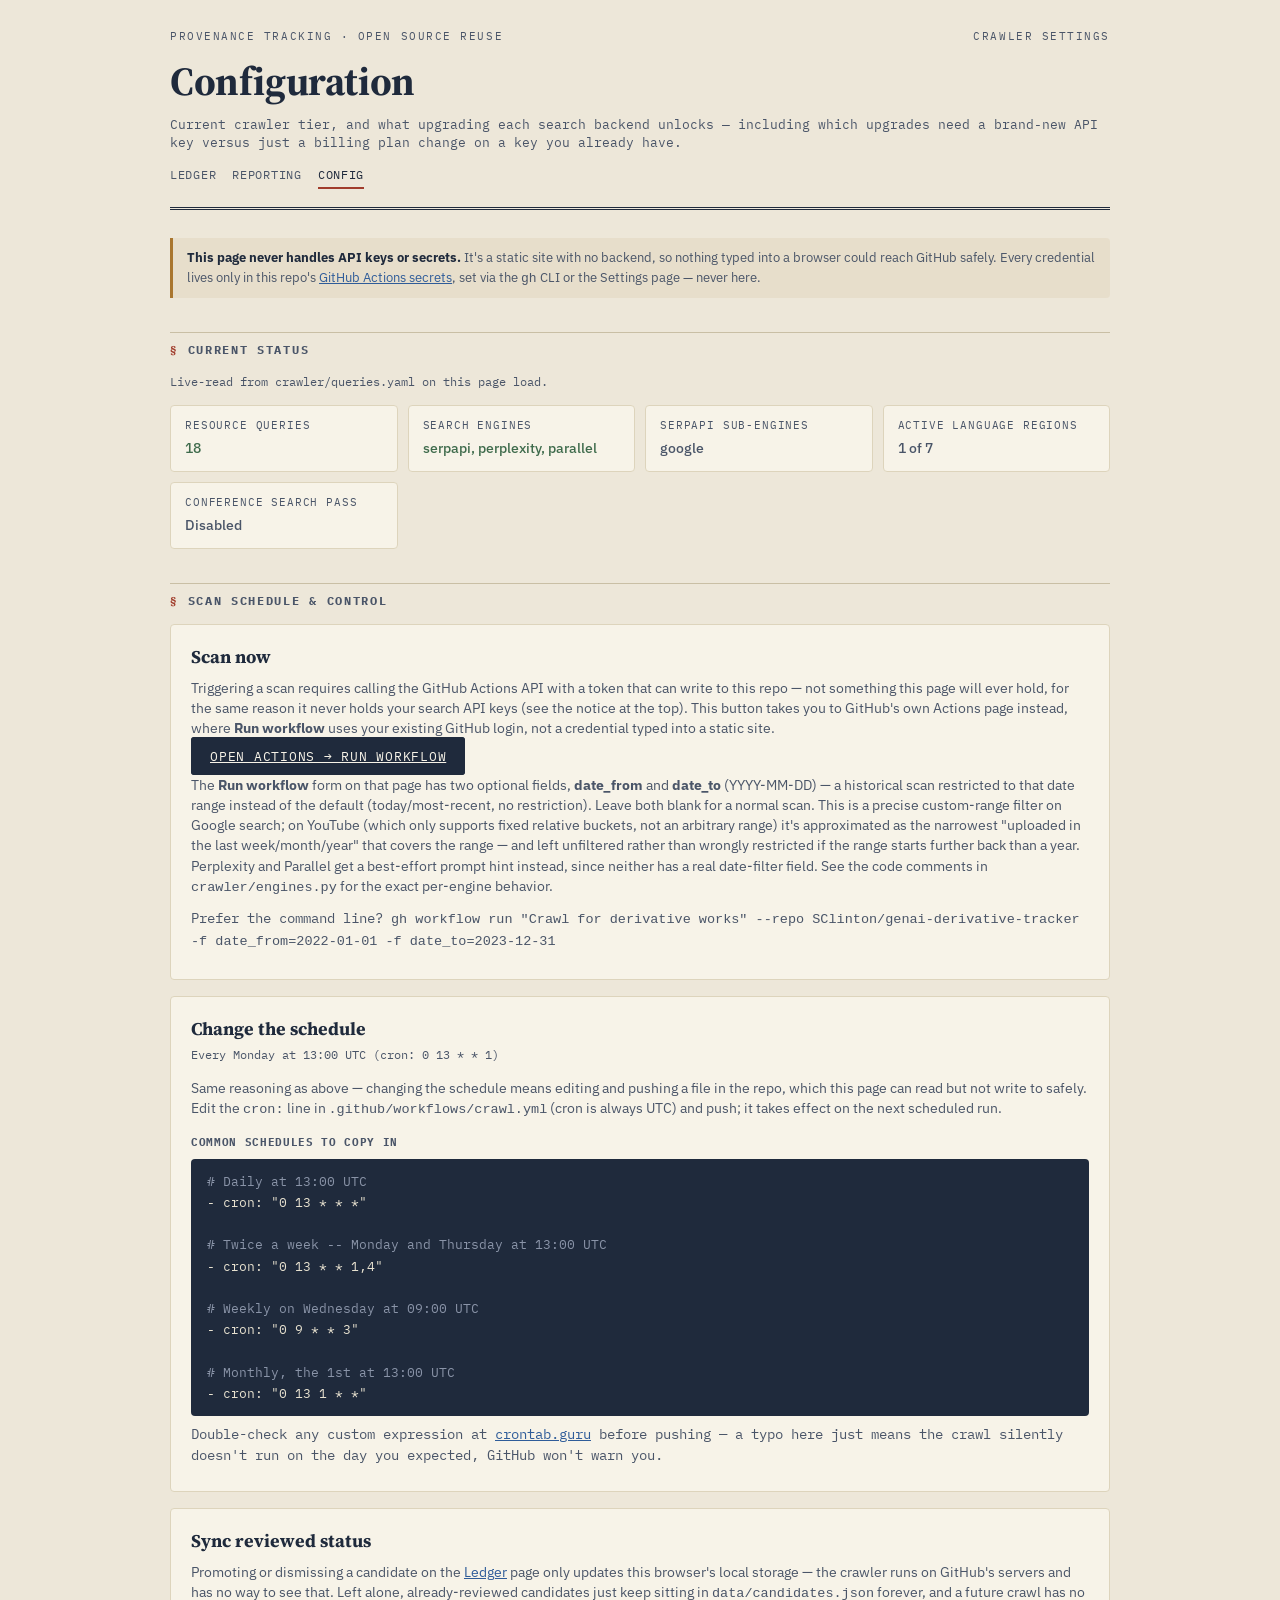
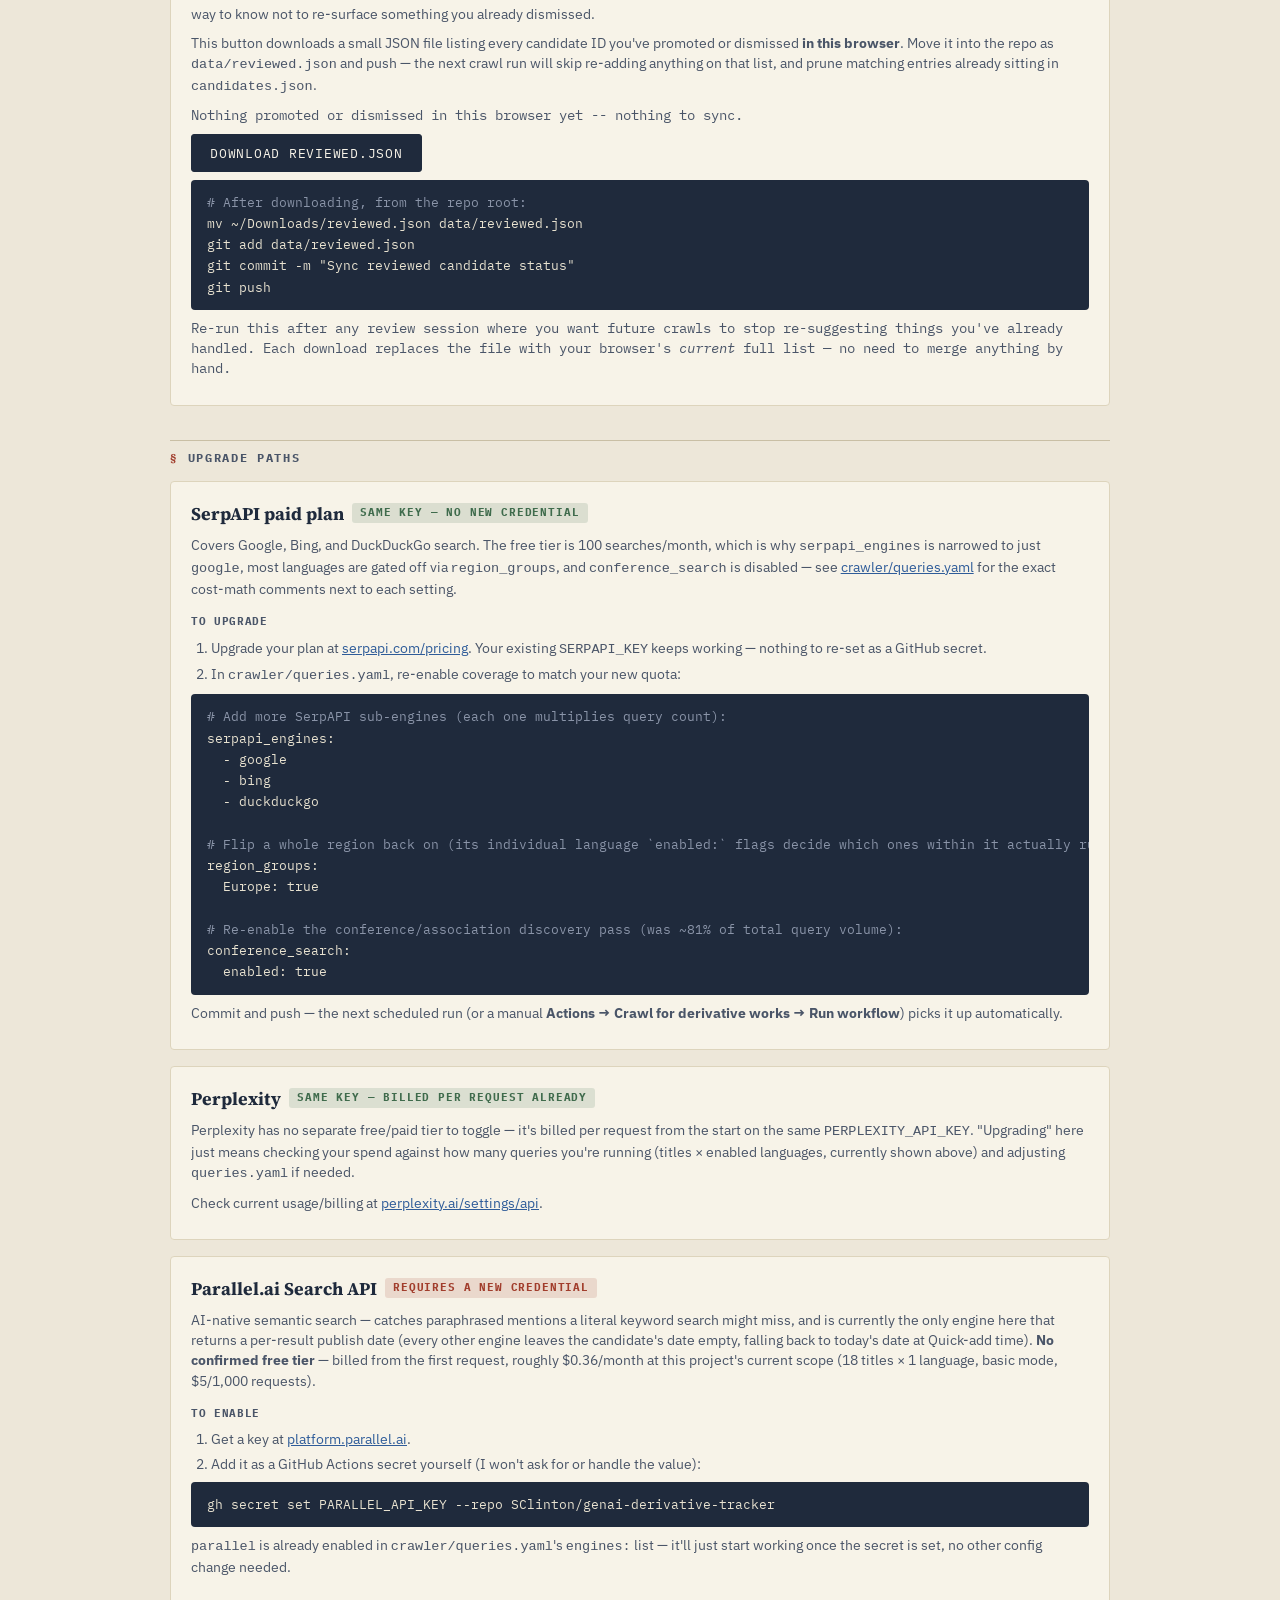
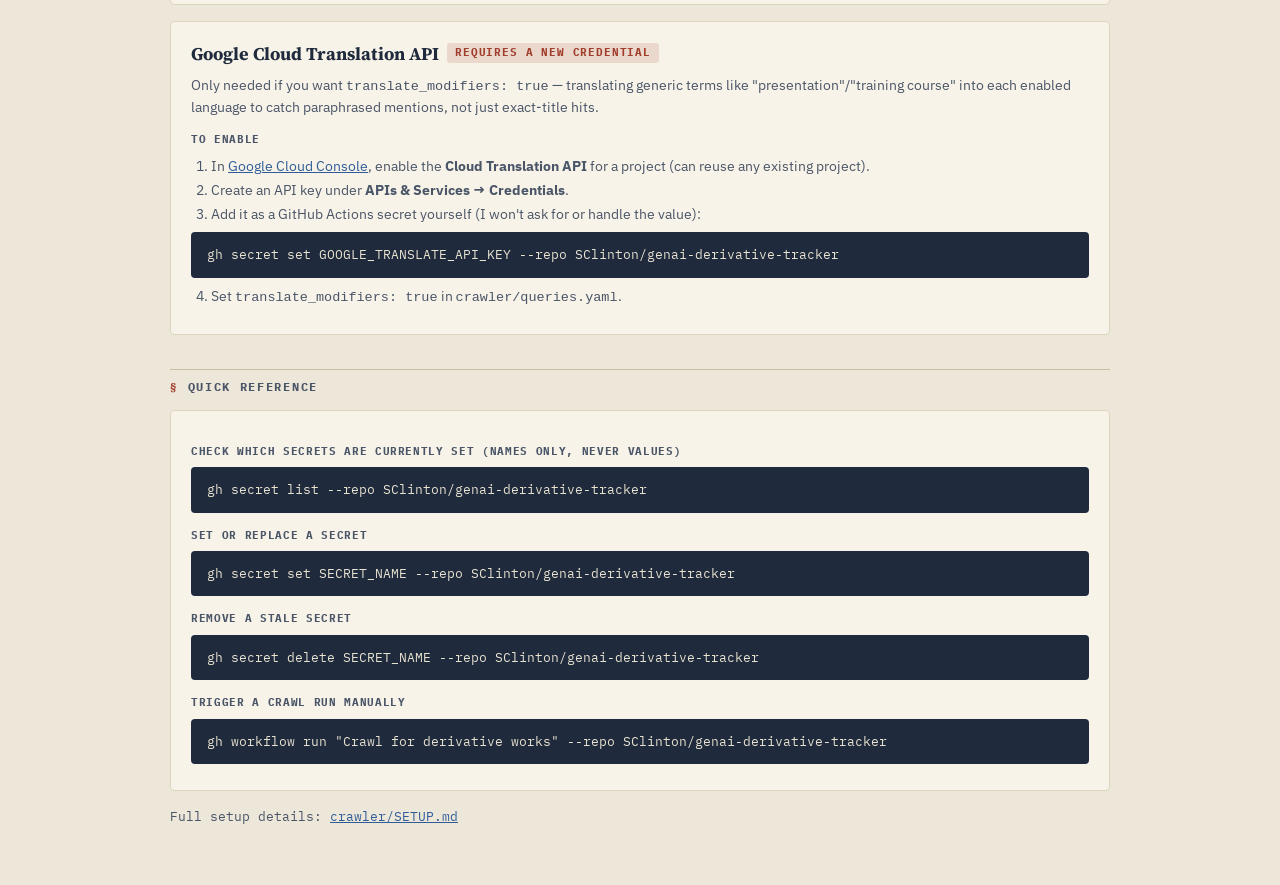
<file: config.html>
<!DOCTYPE html>
<html lang="en">
<head>
<meta charset="UTF-8">
<meta name="viewport" content="width=device-width, initial-scale=1.0">
<title>GSP Derivative Works — Configuration</title>
<link rel="preconnect" href="https://fonts.googleapis.com">
<link href="https://fonts.googleapis.com/css2?family=Source+Serif+4:opsz,wght@8..60,400;8..60,600;8..60,700&family=IBM+Plex+Sans:wght@400;500;600&family=IBM+Plex+Mono:wght@400;500;600&display=swap" rel="stylesheet">
<link rel="stylesheet" href="styles.css">
</head>
<body>
<div class="wrap">

  <header class="masthead">
    <div class="masthead-top">
      <span class="case-label">Provenance Tracking &middot; Open Source Reuse</span>
      <span class="case-label">Crawler settings</span>
    </div>
    <h1>Configuration</h1>
    <div class="subtitle">Current crawler tier, and what upgrading each search backend unlocks &mdash; including which upgrades need a brand-new API key versus just a billing plan change on a key you already have.</div>
    <nav class="masthead-nav">
      <a href="index.html">Ledger</a>
      <a href="report.html">Reporting</a>
      <a href="config.html" class="active">Config</a>
    </nav>
  </header>

  <div class="notice">
    <b>This page never handles API keys or secrets.</b> It's a static site with no backend, so
    nothing typed into a browser could reach GitHub safely. Every credential lives only in this
    repo's <a href="https://github.com/SClinton/genai-derivative-tracker/settings/secrets/actions" target="_blank" rel="noopener">GitHub Actions secrets</a>,
    set via the <code>gh</code> CLI or the Settings page &mdash; never here.
  </div>

  <h2 class="section">Current status</h2>
  <div class="count-line" id="statusLine">Reading crawler/queries.yaml&hellip;</div>
  <div class="status-grid" id="statusGrid"></div>

  <h2 class="section">Scan schedule &amp; control</h2>

  <div class="upgrade-card">
    <h3>Scan now</h3>
    <p>
      Triggering a scan requires calling the GitHub Actions API with a token that can write to
      this repo &mdash; not something this page will ever hold, for the same reason it never
      holds your search API keys (see the notice at the top). This button takes you to GitHub's
      own Actions page instead, where <b>Run workflow</b> uses your existing GitHub login, not a
      credential typed into a static site.
    </p>
    <p>
      <a class="btn" href="https://github.com/SClinton/genai-derivative-tracker/actions/workflows/crawl.yml" target="_blank" rel="noopener">Open Actions &rarr; Run workflow</a>
    </p>
    <p>
      The <b>Run workflow</b> form on that page has two optional fields, <b>date_from</b> and
      <b>date_to</b> (YYYY-MM-DD) &mdash; a historical scan restricted to that date range instead
      of the default (today/most-recent, no restriction). Leave both blank for a normal scan.
      This is a precise custom-range filter on Google search; on YouTube (which only supports
      fixed relative buckets, not an arbitrary range) it's approximated as the narrowest
      "uploaded in the last week/month/year" that covers the range &mdash; and left unfiltered
      rather than wrongly restricted if the range starts further back than a year. Perplexity and
      Parallel get a best-effort prompt hint instead, since neither has a real date-filter field.
      See the code comments in <code>crawler/engines.py</code> for the exact per-engine behavior.
    </p>
    <p class="subtitle" style="margin-top:10px;">Prefer the command line? <code>gh workflow run "Crawl for derivative works" --repo SClinton/genai-derivative-tracker -f date_from=2022-01-01 -f date_to=2023-12-31</code></p>
  </div>

  <div class="upgrade-card">
    <h3>Change the schedule</h3>
    <div class="count-line" id="scheduleLine">Reading .github/workflows/crawl.yml&hellip;</div>
    <p>
      Same reasoning as above &mdash; changing the schedule means editing and pushing a file in
      the repo, which this page can read but not write to safely. Edit the <code>cron:</code>
      line in <code>.github/workflows/crawl.yml</code> (cron is always UTC) and push; it takes
      effect on the next scheduled run.
    </p>
    <h4>Common schedules to copy in</h4>
    <div class="code-block"><span class="comment"># Daily at 13:00 UTC</span>
- cron: "0 13 * * *"

<span class="comment"># Twice a week -- Monday and Thursday at 13:00 UTC</span>
- cron: "0 13 * * 1,4"

<span class="comment"># Weekly on Wednesday at 09:00 UTC</span>
- cron: "0 9 * * 3"

<span class="comment"># Monthly, the 1st at 13:00 UTC</span>
- cron: "0 13 1 * *"</div>
    <p class="subtitle">Double-check any custom expression at <a href="https://crontab.guru" target="_blank" rel="noopener">crontab.guru</a> before pushing &mdash; a typo here just means the crawl silently doesn't run on the day you expected, GitHub won't warn you.</p>
  </div>

  <div class="upgrade-card">
    <h3>Sync reviewed status</h3>
    <p>
      Promoting or dismissing a candidate on the <a href="index.html">Ledger</a> page only updates
      this browser's local storage &mdash; the crawler runs on GitHub's servers and has no way to
      see that. Left alone, already-reviewed candidates just keep sitting in
      <code>data/candidates.json</code> forever, and a future crawl has no way to know not to
      re-surface something you already dismissed.
    </p>
    <p>
      This button downloads a small JSON file listing every candidate ID you've promoted or
      dismissed <b>in this browser</b>. Move it into the repo as <code>data/reviewed.json</code>
      and push &mdash; the next crawl run will skip re-adding anything on that list, and prune
      matching entries already sitting in <code>candidates.json</code>.
    </p>
    <p id="reviewedCount" class="count-line">Reading local review status&hellip;</p>
    <p>
      <button class="btn" id="syncReviewedBtn" type="button">Download reviewed.json</button>
    </p>
    <div class="code-block"><span class="comment"># After downloading, from the repo root:</span>
mv ~/Downloads/reviewed.json data/reviewed.json
git add data/reviewed.json
git commit -m "Sync reviewed candidate status"
git push</div>
    <p class="subtitle">Re-run this after any review session where you want future crawls to stop re-suggesting things you've already handled. Each download replaces the file with your browser's <i>current</i> full list &mdash; no need to merge anything by hand.</p>
  </div>

  <h2 class="section">Upgrade paths</h2>

  <div class="upgrade-card">
    <h3>SerpAPI paid plan <span class="badge same-key">Same key &mdash; no new credential</span></h3>
    <p>
      Covers Google, Bing, and DuckDuckGo search. The free tier is 100 searches/month, which is
      why <code>serpapi_engines</code> is narrowed to just <code>google</code>, most languages are
      gated off via <code>region_groups</code>, and <code>conference_search</code> is disabled &mdash;
      see <a href="https://github.com/SClinton/genai-derivative-tracker/blob/main/crawler/queries.yaml" target="_blank" rel="noopener">crawler/queries.yaml</a>
      for the exact cost-math comments next to each setting.
    </p>
    <h4>To upgrade</h4>
    <ol>
      <li>Upgrade your plan at <a href="https://serpapi.com/pricing" target="_blank" rel="noopener">serpapi.com/pricing</a>. Your existing <code>SERPAPI_KEY</code> keeps working &mdash; nothing to re-set as a GitHub secret.</li>
      <li>In <code>crawler/queries.yaml</code>, re-enable coverage to match your new quota:</li>
    </ol>
    <div class="code-block"><span class="comment"># Add more SerpAPI sub-engines (each one multiplies query count):</span>
serpapi_engines:
  - google
  - bing
  - duckduckgo

<span class="comment"># Flip a whole region back on (its individual language `enabled:` flags decide which ones within it actually run):</span>
region_groups:
  Europe: true

<span class="comment"># Re-enable the conference/association discovery pass (was ~81% of total query volume):</span>
conference_search:
  enabled: true</div>
    <p>Commit and push &mdash; the next scheduled run (or a manual <b>Actions → Crawl for derivative works → Run workflow</b>) picks it up automatically.</p>
  </div>

  <div class="upgrade-card">
    <h3>Perplexity <span class="badge same-key">Same key &mdash; billed per request already</span></h3>
    <p>
      Perplexity has no separate free/paid tier to toggle &mdash; it's billed per request from the
      start on the same <code>PERPLEXITY_API_KEY</code>. "Upgrading" here just means checking your
      spend against how many queries you're running (titles &times; enabled languages, currently
      shown above) and adjusting <code>queries.yaml</code> if needed.
    </p>
    <p>Check current usage/billing at <a href="https://www.perplexity.ai/settings/api" target="_blank" rel="noopener">perplexity.ai/settings/api</a>.</p>
  </div>

  <div class="upgrade-card">
    <h3>Parallel.ai Search API <span class="badge new-cred">Requires a new credential</span></h3>
    <p>
      AI-native semantic search &mdash; catches paraphrased mentions a literal keyword search
      might miss, and is currently the only engine here that returns a per-result publish date
      (every other engine leaves the candidate's date empty, falling back to today's date at
      Quick-add time). <b>No confirmed free tier</b> &mdash; billed from the first request,
      roughly $0.36/month at this project's current scope (18 titles &times; 1 language, basic
      mode, $5/1,000 requests).
    </p>
    <h4>To enable</h4>
    <ol>
      <li>Get a key at <a href="https://platform.parallel.ai" target="_blank" rel="noopener">platform.parallel.ai</a>.</li>
      <li>Add it as a GitHub Actions secret yourself (I won't ask for or handle the value):</li>
    </ol>
    <div class="code-block">gh secret set PARALLEL_API_KEY --repo SClinton/genai-derivative-tracker</div>
    <p><code>parallel</code> is already enabled in <code>crawler/queries.yaml</code>'s <code>engines:</code> list &mdash; it'll just start working once the secret is set, no other config change needed.</p>
  </div>

  <div class="upgrade-card">
    <h3>Google Cloud Translation API <span class="badge new-cred">Requires a new credential</span></h3>
    <p>
      Only needed if you want <code>translate_modifiers: true</code> &mdash; translating generic
      terms like "presentation"/"training course" into each enabled language to catch paraphrased
      mentions, not just exact-title hits.
    </p>
    <h4>To enable</h4>
    <ol>
      <li>In <a href="https://console.cloud.google.com/" target="_blank" rel="noopener">Google Cloud Console</a>, enable the <b>Cloud Translation API</b> for a project (can reuse any existing project).</li>
      <li>Create an API key under <b>APIs &amp; Services &rarr; Credentials</b>.</li>
      <li>Add it as a GitHub Actions secret yourself (I won't ask for or handle the value):</li>
    </ol>
    <div class="code-block">gh secret set GOOGLE_TRANSLATE_API_KEY --repo SClinton/genai-derivative-tracker</div>
    <ol start="4">
      <li>Set <code>translate_modifiers: true</code> in <code>crawler/queries.yaml</code>.</li>
    </ol>
  </div>

  <h2 class="section">Quick reference</h2>
  <div class="upgrade-card">
    <h4>Check which secrets are currently set (names only, never values)</h4>
    <div class="code-block">gh secret list --repo SClinton/genai-derivative-tracker</div>
    <h4>Set or replace a secret</h4>
    <div class="code-block">gh secret set SECRET_NAME --repo SClinton/genai-derivative-tracker</div>
    <h4>Remove a stale secret</h4>
    <div class="code-block">gh secret delete SECRET_NAME --repo SClinton/genai-derivative-tracker</div>
    <h4>Trigger a crawl run manually</h4>
    <div class="code-block">gh workflow run "Crawl for derivative works" --repo SClinton/genai-derivative-tracker</div>
  </div>

  <p class="subtitle">Full setup details: <a href="https://github.com/SClinton/genai-derivative-tracker/blob/main/crawler/SETUP.md" target="_blank" rel="noopener">crawler/SETUP.md</a></p>

</div>

<script>
(function(){
  const statusLine = document.getElementById('statusLine');
  const statusGrid = document.getElementById('statusGrid');

  function item(label, value, on){
    return `<div class="status-item"><div class="label">${label}</div><div class="value ${on ? 'on' : 'off'}">${value}</div></div>`;
  }

  fetch('crawler/queries.yaml', { cache: 'no-store' })
    .then(res => { if(!res.ok) throw new Error('not found'); return res.text(); })
    .then(text => {
      // Lightweight targeted parsing (not a full YAML parser) -- this file's
      // structure is authored by this same project, so a few regexes over
      // known blocks is simpler and more transparent than a YAML dependency.
      // Falls back to a plain message below if any pattern isn't found.
      // Anchored to column 0 (^ + m flag) since conference_search/
      // video_search/training_platform_search each have their own INDENTED
      // engines:/serpapi_engines: keys -- an unanchored match could grab
      // one of those instead of the real top-level list.
      const topEnginesMatch = text.match(/^engines:\s*\n((?:\s*-\s*\S+\s*\n)+)/m);
      const topEngines = topEnginesMatch ? [...topEnginesMatch[1].matchAll(/-\s*(\S+)/g)].map(m => m[1]) : null;

      const engMatch = text.match(/^serpapi_engines:\s*\n((?:\s*-\s*\S+\s*\n)+)/m);
      const engines = engMatch ? [...engMatch[1].matchAll(/-\s*(\S+)/g)].map(m => m[1]) : null;

      const confMatch = text.match(/conference_search:\s*\n\s*enabled:\s*(true|false)/);
      const confEnabled = confMatch ? confMatch[1] === 'true' : null;

      const regionBlockMatch = text.match(/region_groups:\s*\n((?:[ \t]*(?:"[^"]+"|[\w ]+):[ \t]*(?:true|false)[ \t]*\n)+)/);
      let regions = null;
      if(regionBlockMatch){
        regions = [...regionBlockMatch[1].matchAll(/(?:"([^"]+)"|([\w ]+?)):\s*(true|false)/g)]
          .map(m => ({ name: (m[1] || m[2]).trim(), on: m[3] === 'true' }));
      }

      const queriesBlockMatch = text.match(/\nqueries:\s*\n([\s\S]*?)\n(?:#[- ]|excluded_domains:)/);
      const queryCount = queriesBlockMatch
        ? (queriesBlockMatch[1].match(/^\s*-\s*"/gm) || []).length
        : null;

      if(!topEngines && !engines && confEnabled === null && !regions && queryCount === null){
        throw new Error('no recognizable config blocks found');
      }

      const activeRegions = regions ? regions.filter(r => r.on).length : null;
      const totalRegions = regions ? regions.length : null;

      statusLine.textContent = 'Live-read from crawler/queries.yaml on this page load.';
      statusGrid.innerHTML = [
        queryCount !== null ? item('Resource queries', queryCount, true) : '',
        topEngines ? item('Search engines', topEngines.join(', '), topEngines.length > 1) : '',
        engines ? item('SerpAPI sub-engines', engines.join(', '), engines.length > 1) : '',
        regions ? item('Active language regions', `${activeRegions} of ${totalRegions}`, activeRegions > 1) : '',
        confEnabled !== null ? item('Conference search pass', confEnabled ? 'Enabled' : 'Disabled', confEnabled) : '',
      ].join('');
    })
    .catch(() => {
      statusLine.innerHTML = 'Could not read live status &mdash; check <a href="https://github.com/SClinton/genai-derivative-tracker/blob/main/crawler/queries.yaml" target="_blank" rel="noopener">crawler/queries.yaml</a> directly.';
      statusGrid.innerHTML = '';
    });

  // ---- Schedule card: live-parsed from the workflow's cron line ----
  const scheduleLine = document.getElementById('scheduleLine');
  const DAYS = ['Sunday', 'Monday', 'Tuesday', 'Wednesday', 'Thursday', 'Friday', 'Saturday'];

  // Best-effort cron -> plain English for the common preset shapes this
  // page suggests below. Deliberately narrow: returns null (falls back to
  // showing the raw cron string, never a wrong guess) for anything with
  // ranges, steps, or other syntax it doesn't recognize -- see the tests
  // this was verified against before shipping.
  function describeCron(expr){
    const parts = expr.trim().split(/\s+/);
    if(parts.length !== 5) return null;
    const [min, hour, dom, month, dow] = parts;
    if(!/^\d{1,2}$/.test(min) || !/^\d{1,2}$/.test(hour)) return null;
    const time = `${hour.padStart(2,'0')}:${min.padStart(2,'0')} UTC`;

    if(dom === '*' && month === '*' && dow === '*'){
      return `Every day at ${time}`;
    }
    if(dom === '*' && month === '*' && /^\d(,\d)*$/.test(dow)){
      const days = dow.split(',').map(d => DAYS[parseInt(d, 10)]).filter(Boolean);
      if(days.length !== dow.split(',').length) return null;
      return `Every ${days.join(', ')} at ${time}`;
    }
    if(/^\d{1,2}$/.test(dom) && month === '*' && dow === '*'){
      return `On day ${dom} of each month at ${time}`;
    }
    return null;
  }

  fetch('.github/workflows/crawl.yml', { cache: 'no-store' })
    .then(res => { if(!res.ok) throw new Error('not found'); return res.text(); })
    .then(text => {
      const m = text.match(/-\s*cron:\s*"([^"]+)"/);
      if(!m) throw new Error('no cron line found');
      const raw = m[1];
      const friendly = describeCron(raw);
      scheduleLine.textContent = friendly
        ? `${friendly}  (cron: ${raw})`
        : `Custom schedule (cron: ${raw}) -- check crontab.guru for what this means.`;
    })
    .catch(() => {
      scheduleLine.innerHTML = 'Could not read the live schedule &mdash; check <a href="https://github.com/SClinton/genai-derivative-tracker/blob/main/.github/workflows/crawl.yml" target="_blank" rel="noopener">.github/workflows/crawl.yml</a> directly.';
    });

  // ---- Sync reviewed status: same localStorage keys index.html uses ----
  const DISMISSED_KEY = 'gsp-dismissed-candidates-v1';
  const PROMOTED_KEY = 'gsp-promoted-candidates-v1';
  function loadIdList(key){
    try { return JSON.parse(localStorage.getItem(key) || '[]'); }
    catch(e){ return []; }
  }

  const reviewedCount = document.getElementById('reviewedCount');
  const promotedIds = loadIdList(PROMOTED_KEY);
  const dismissedIds = loadIdList(DISMISSED_KEY);
  reviewedCount.textContent = (promotedIds.length + dismissedIds.length) === 0
    ? 'Nothing promoted or dismissed in this browser yet -- nothing to sync.'
    : `${promotedIds.length} promoted, ${dismissedIds.length} dismissed in this browser.`;

  document.getElementById('syncReviewedBtn').addEventListener('click', () => {
    // Re-read at click time rather than reusing the values captured above --
    // review status could have changed on the Ledger page in another tab
    // since this page loaded.
    const data = {
      promoted: loadIdList(PROMOTED_KEY),
      dismissed: loadIdList(DISMISSED_KEY),
    };
    const blob = new Blob([JSON.stringify(data, null, 2)], { type: 'application/json' });
    const url = URL.createObjectURL(blob);
    const a = document.createElement('a');
    a.href = url;
    a.download = 'reviewed.json';
    a.click();
    URL.revokeObjectURL(url);
  });
})();
</script>
</body>
</html>
</file>
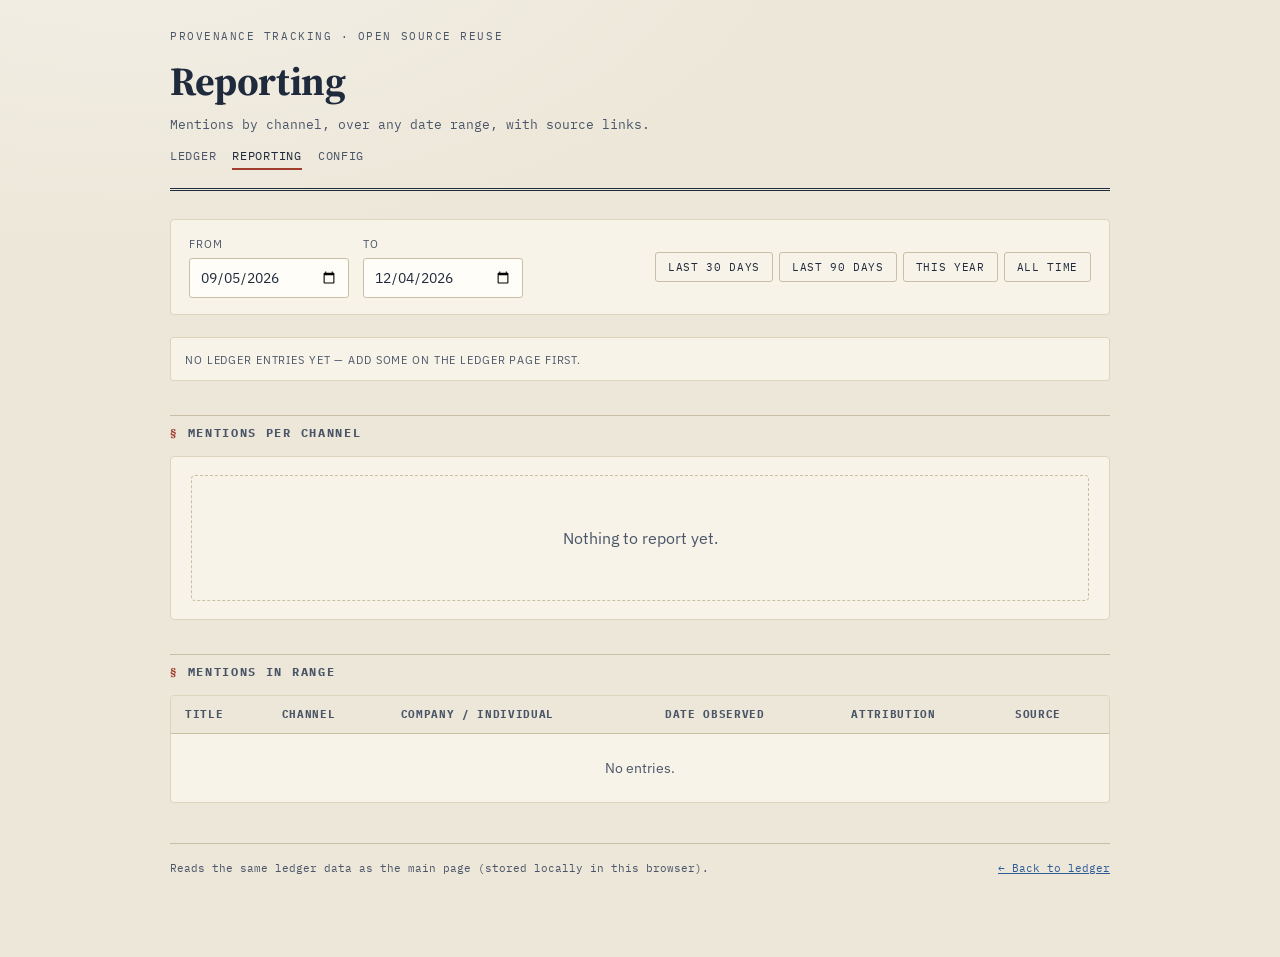
<file: report.html>
<!DOCTYPE html>
<html lang="en">
<head>
<meta charset="UTF-8">
<meta name="viewport" content="width=device-width, initial-scale=1.0">
<title>GSP Derivative Works — Reporting</title>
<link rel="preconnect" href="https://fonts.googleapis.com">
<link href="https://fonts.googleapis.com/css2?family=Source+Serif+4:opsz,wght@8..60,400;8..60,600;8..60,700&family=IBM+Plex+Sans:wght@400;500;600&family=IBM+Plex+Mono:wght@400;500;600&display=swap" rel="stylesheet">
<link rel="stylesheet" href="styles.css">
</head>
<body>
<div class="wrap">

  <header class="masthead">
    <div class="masthead-top">
      <span class="case-label">Provenance Tracking &middot; Open Source Reuse</span>
      <span class="case-label" id="rangeLabel"></span>
    </div>
    <h1>Reporting</h1>
    <div class="subtitle">Mentions by channel, over any date range, with source links.</div>
    <nav class="masthead-nav">
      <a href="index.html">Ledger</a>
      <a href="report.html" class="active">Reporting</a>
      <a href="config.html">Config</a>
    </nav>
  </header>

  <div class="date-range">
    <div class="field">
      <label for="dateFrom">From</label>
      <input type="date" id="dateFrom">
    </div>
    <div class="field">
      <label for="dateTo">To</label>
      <input type="date" id="dateTo">
    </div>
    <div class="presets">
      <button class="btn secondary" data-preset="30">Last 30 days</button>
      <button class="btn secondary" data-preset="90">Last 90 days</button>
      <button class="btn secondary" data-preset="year">This year</button>
      <button class="btn secondary" data-preset="all">All time</button>
    </div>
  </div>

  <div class="tallies" id="tallies"></div>

  <h2 class="section">Mentions per channel</h2>
  <div class="channel-report" id="channelReport"></div>

  <h2 class="section">Mentions in range</h2>
  <div class="count-line" id="tableCountLine"></div>
  <div class="report-table-wrap">
    <table class="report-table" id="reportTable">
      <thead>
        <tr>
          <th data-key="title">Title</th>
          <th data-key="type">Channel</th>
          <th data-key="org">Company / individual</th>
          <th data-key="date">Date observed</th>
          <th data-key="attr">Attribution</th>
          <th data-key="link">Source</th>
        </tr>
      </thead>
      <tbody id="reportTableBody"></tbody>
    </table>
  </div>

  <footer class="util">
    <span>Reads the same ledger data as the main page (stored locally in this browser).</span>
    <a href="index.html">&larr; Back to ledger</a>
  </footer>

</div>

<script>
(function(){
  const STORAGE_KEY = 'gsp-derivative-ledger-v1';

  function load(){
    try{
      const raw = localStorage.getItem(STORAGE_KEY);
      return raw ? JSON.parse(raw) : [];
    }catch(e){ return []; }
  }

  const entries = load();

  function escapeHtml(s){
    return (s||'').replace(/[&<>"']/g, m => ({'&':'&amp;','<':'&lt;','>':'&gt;','"':'&quot;',"'":'&#39;'}[m]));
  }
  function attrLabel(v){
    return { attributed: 'Attributed', unclear: 'Unclear', unattributed: 'Not attributed' }[v] || v || '—';
  }
  function fmtDate(d){
    if(!d) return '—';
    const dt = new Date(d + 'T00:00:00');
    if(isNaN(dt)) return d;
    return dt.toLocaleDateString(undefined, { year:'numeric', month:'short', day:'numeric' });
  }
  function todayStr(){
    return new Date().toISOString().slice(0,10);
  }
  function daysAgoStr(n){
    const d = new Date();
    d.setDate(d.getDate() - n);
    return d.toISOString().slice(0,10);
  }

  const fromInput = document.getElementById('dateFrom');
  const toInput = document.getElementById('dateTo');

  // Default range: earliest entry date (or 90 days back) through today.
  const datedEntries = entries.filter(e => e.date);
  const earliest = datedEntries.length
    ? datedEntries.reduce((a,b) => (a.date < b.date ? a : b)).date
    : daysAgoStr(90);
  fromInput.value = earliest;
  toInput.value = todayStr();

  document.querySelectorAll('.presets button').forEach(btn => {
    btn.addEventListener('click', () => {
      const preset = btn.dataset.preset;
      const today = todayStr();
      if(preset === '30'){ fromInput.value = daysAgoStr(30); toInput.value = today; }
      else if(preset === '90'){ fromInput.value = daysAgoStr(90); toInput.value = today; }
      else if(preset === 'year'){ fromInput.value = today.slice(0,4) + '-01-01'; toInput.value = today; }
      else if(preset === 'all'){ fromInput.value = earliest < today ? (datedEntries.length ? earliest : '2020-01-01') : '2020-01-01'; toInput.value = today; }
      renderAll();
    });
  });
  fromInput.addEventListener('change', renderAll);
  toInput.addEventListener('change', renderAll);

  function inRange(entry){
    if(!entry.date) return false; // undated entries can't be placed in a range
    const from = fromInput.value;
    const to = toInput.value;
    if(from && entry.date < from) return false;
    if(to && entry.date > to) return false;
    return true;
  }

  let sortKey = 'date';
  let sortDir = 'desc';

  function renderTallies(filtered){
    const total = filtered.length;
    const byAttr = { attributed:0, unclear:0, unattributed:0 };
    filtered.forEach(e => { byAttr[e.attr] = (byAttr[e.attr]||0) + 1; });
    const undated = entries.length - datedEntries.length;

    const tallies = [
      { n: total, l: 'Mentions in range' },
      { n: byAttr.unattributed || 0, l: 'Not attributed' },
      { n: byAttr.attributed || 0, l: 'Attributed' },
      { n: undated, l: 'Undated (excluded)' },
    ];
    document.getElementById('tallies').innerHTML = tallies.map(t => `
      <div class="tally"><div class="n">${t.n}</div><div class="l">${t.l}</div></div>
    `).join('');
  }

  function renderChannelReport(filtered){
    const counts = {};
    filtered.forEach(e => {
      const ch = e.type || 'Other';
      counts[ch] = (counts[ch] || 0) + 1;
    });
    const rows = Object.entries(counts).sort((a,b) => b[1]-a[1]);
    const max = rows.length ? rows[0][1] : 0;
    const container = document.getElementById('channelReport');

    if(rows.length === 0){
      container.innerHTML = `<div class="empty">No mentions with a date in this range.</div>`;
      return;
    }
    container.innerHTML = rows.map(([channel, n]) => `
      <div class="channel-row">
        <div class="channel-name">${escapeHtml(channel)}</div>
        <div class="channel-bar-track"><div class="channel-bar-fill" style="width:${max ? (n/max*100) : 0}%"></div></div>
        <div class="channel-count">${n}</div>
      </div>
    `).join('');
  }

  function renderTable(filtered){
    const sorted = [...filtered].sort((a,b) => {
      let av = a[sortKey] || '';
      let bv = b[sortKey] || '';
      if(sortKey === 'date'){ av = a.date || ''; bv = b.date || ''; }
      const cmp = String(av).localeCompare(String(bv), undefined, { sensitivity: 'base' });
      return sortDir === 'asc' ? cmp : -cmp;
    });

    document.getElementById('tableCountLine').textContent =
      `${sorted.length} mention${sorted.length === 1 ? '' : 's'} in range`;

    const tbody = document.getElementById('reportTableBody');
    if(sorted.length === 0){
      tbody.innerHTML = `<tr><td colspan="6" style="text-align:center; color:var(--ink-soft); padding:24px;">No mentions in this date range.</td></tr>`;
    } else {
      tbody.innerHTML = sorted.map(e => `
        <tr>
          <td class="title-cell">${escapeHtml(e.title) || '(untitled)'}</td>
          <td><span class="type-tag">${escapeHtml(e.type) || '—'}</span></td>
          <td>${escapeHtml(e.org) || '—'}</td>
          <td>${fmtDate(e.date)}</td>
          <td><span class="stamp ${e.attr}">${attrLabel(e.attr)}</span></td>
          <td class="link-cell">${e.link ? `<a href="${escapeHtml(e.link)}" target="_blank" rel="noopener">Open source &rarr;</a>` : '—'}</td>
        </tr>
      `).join('');
    }

    document.querySelectorAll('#reportTable th').forEach(th => {
      th.classList.toggle('sorted', th.dataset.key === sortKey);
      th.dataset.dir = sortDir === 'asc' ? '▲' : '▼';
    });
  }

  document.querySelectorAll('#reportTable th').forEach(th => {
    th.addEventListener('click', () => {
      const key = th.dataset.key;
      if(sortKey === key){
        sortDir = sortDir === 'asc' ? 'desc' : 'asc';
      } else {
        sortKey = key;
        sortDir = key === 'date' ? 'desc' : 'asc';
      }
      renderAll();
    });
  });

  function renderAll(){
    const filtered = entries.filter(inRange);
    document.getElementById('rangeLabel').textContent =
      fromInput.value && toInput.value ? `${fromInput.value} → ${toInput.value}` : '';
    renderTallies(filtered);
    renderChannelReport(filtered);
    renderTable(filtered);
  }

  if(entries.length === 0){
    document.getElementById('tallies').innerHTML =
      `<div class="tally" style="grid-column:1/-1;"><div class="l">No ledger entries yet — add some on the Ledger page first.</div></div>`;
    document.getElementById('channelReport').innerHTML = `<div class="empty">Nothing to report yet.</div>`;
    document.getElementById('reportTableBody').innerHTML =
      `<tr><td colspan="6" style="text-align:center; color:var(--ink-soft); padding:24px;">No entries.</td></tr>`;
  } else {
    renderAll();
  }
})();
</script>
</body>
</html>
</file>
<file: styles.css>
:root{
  --paper: #EDE7D9;
  --card: #F7F3E8;
  --card-edge: #DDD4BC;
  --ink: #1F2A3C;
  --ink-soft: #4A5568;
  --rule: #C9BFA5;
  --stamp-red: #A13D2C;
  --stamp-green: #3F6B4C;
  --stamp-amber: #A9762F;
  --focus: #2F5C99;
}
*{ box-sizing: border-box; }
body{
  margin:0;
  background:
    radial-gradient(1200px 600px at 10% -10%, rgba(255,255,255,0.35), transparent 60%),
    var(--paper);
  color: var(--ink);
  font-family: 'IBM Plex Sans', sans-serif;
  line-height: 1.5;
}
::selection{ background: var(--stamp-amber); color: var(--card); }

a{ color: var(--focus); }

.wrap{ max-width: 980px; margin: 0 auto; padding: 28px 20px 80px; }

/* Masthead */
header.masthead{
  border-bottom: 3px double var(--ink);
  padding-bottom: 18px;
  margin-bottom: 28px;
}
.masthead-top{
  display:flex; justify-content:space-between; align-items:baseline; flex-wrap:wrap; gap:8px;
}
.case-label{
  font-family:'IBM Plex Mono', monospace;
  font-size: 11px; letter-spacing: 0.14em; text-transform: uppercase;
  color: var(--ink-soft);
}
h1{
  font-family:'Source Serif 4', serif;
  font-weight: 700;
  font-size: clamp(28px, 4vw, 40px);
  margin: 6px 0 4px;
  letter-spacing: -0.01em;
}
.subtitle{
  font-family:'IBM Plex Mono', monospace;
  font-size: 12.5px;
  color: var(--ink-soft);
}
.subtitle b{ color: var(--ink); }

.masthead-nav{
  display:flex; gap: 16px; margin-top: 14px;
  font-family:'IBM Plex Mono', monospace; font-size: 12px; letter-spacing: 0.06em; text-transform: uppercase;
}
.masthead-nav a{ color: var(--ink-soft); text-decoration: none; padding-bottom: 3px; border-bottom: 2px solid transparent; }
.masthead-nav a:hover{ color: var(--ink); }
.masthead-nav a.active{ color: var(--ink); border-bottom-color: var(--stamp-red); }

/* Stat tallies */
.tallies{
  display:grid; grid-template-columns: repeat(auto-fit, minmax(120px,1fr));
  gap: 12px; margin: 22px 0 30px;
}
.tally{
  background: var(--card);
  border: 1px solid var(--card-edge);
  border-radius: 3px;
  padding: 12px 14px;
  position: relative;
}
.tally .n{
  font-family:'IBM Plex Mono', monospace;
  font-size: 26px; font-weight: 600;
}
.tally .l{
  font-size: 11px; letter-spacing: 0.08em; text-transform: uppercase;
  color: var(--ink-soft); margin-top: 2px;
}

/* Section headers */
h2.section{
  font-family:'IBM Plex Mono', monospace;
  font-size: 12px; letter-spacing: 0.14em; text-transform: uppercase;
  color: var(--ink-soft);
  border-top: 1px solid var(--rule);
  padding-top: 8px;
  margin: 34px 0 14px;
  display:flex; align-items:center; gap: 10px;
}
h2.section::before{ content: "§"; color: var(--stamp-red); font-family: 'Source Serif 4', serif; font-weight:700; }

/* New entry card */
.entry-form{
  background: var(--card);
  border: 1px solid var(--card-edge);
  border-radius: 4px;
  padding: 20px;
}
.grid2{ display:grid; grid-template-columns: 1fr 1fr; gap: 14px; }
@media (max-width: 640px){ .grid2{ grid-template-columns: 1fr; } }
.field{ margin-bottom: 14px; }
.field label{
  display:block; font-size: 11px; letter-spacing:0.08em; text-transform:uppercase;
  color: var(--ink-soft); margin-bottom: 5px;
}
input, select, textarea{
  width: 100%;
  font-family:'IBM Plex Sans', sans-serif;
  font-size: 14px;
  padding: 9px 10px;
  border: 1px solid var(--rule);
  border-radius: 3px;
  background: #FFFDF8;
  color: var(--ink);
}
textarea{ resize: vertical; min-height: 56px; }
input:focus, select:focus, textarea:focus{
  outline: 2px solid var(--focus); outline-offset: 1px; border-color: var(--focus);
}
.btn{
  font-family:'IBM Plex Mono', monospace;
  font-size: 12.5px; letter-spacing: 0.06em; text-transform: uppercase;
  padding: 10px 18px;
  border-radius: 3px;
  border: 1px solid var(--ink);
  background: var(--ink);
  color: var(--card);
  cursor: pointer;
}
.btn:hover{ background: #33425c; }
.btn.secondary{
  background: transparent; color: var(--ink); border-color: var(--rule);
}
.btn.secondary:hover{ border-color: var(--ink); }
.btn.danger{ border-color: var(--stamp-red); color: var(--stamp-red); background: transparent; }
.btn.danger:hover{ background: var(--stamp-red); color: var(--card); }
.btn:focus-visible{ outline: 3px solid var(--focus); outline-offset: 2px; }

.form-actions{ display:flex; gap: 10px; justify-content:flex-end; margin-top: 6px; }

/* Toolbar */
.toolbar{
  display:flex; gap: 10px; flex-wrap: wrap; align-items: center;
  margin-bottom: 16px;
}
.toolbar input[type=text]{ flex: 1; min-width: 180px; }
.toolbar select{ width: auto; }
.count-line{
  font-family:'IBM Plex Mono', monospace; font-size: 12px; color: var(--ink-soft);
  margin-bottom: 14px;
}

/* Ledger entries */
.ledger{ display: flex; flex-direction: column; gap: 12px; }
.card{
  background: var(--card);
  border: 1px solid var(--card-edge);
  border-radius: 4px;
  padding: 16px 18px;
  position: relative;
}
.card-top{ display:flex; justify-content:space-between; align-items:flex-start; gap: 12px; flex-wrap: wrap;}
.card-top-left{ display:flex; align-items:flex-start; gap: 10px; min-width: 0; }
.select-check{ display:flex; align-items:center; padding-top: 3px; cursor: pointer; }
.select-check input[type=checkbox]{ width: 16px; height: 16px; cursor: pointer; accent-color: var(--stamp-red); }

.bulk-toolbar{
  display:flex; align-items:center; gap: 16px; flex-wrap: wrap;
  background: var(--card); border: 1px solid var(--card-edge); border-radius: 4px;
  padding: 10px 14px; margin-bottom: 12px;
  font-family:'IBM Plex Mono', monospace; font-size: 12px;
}
.bulk-toolbar label{ display:flex; align-items:center; gap: 6px; cursor: pointer; color: var(--ink-soft); }
.bulk-toolbar label input[type=checkbox]{ width: 15px; height: 15px; cursor: pointer; accent-color: var(--stamp-red); }
.bulk-toolbar .bulk-count{ color: var(--ink-soft); }
.bulk-toolbar .bulk-actions{ display:flex; gap: 8px; margin-left: auto; flex-wrap: wrap; }
.bulk-toolbar .bulk-actions .btn{ padding: 6px 12px; font-size: 11px; }
.bulk-toolbar .bulk-actions .btn:disabled{ opacity: 0.4; cursor: not-allowed; }
.card-id{
  font-family:'IBM Plex Mono', monospace; font-size: 11px; color: var(--ink-soft);
  letter-spacing: 0.06em;
}
.card-title{
  font-family:'Source Serif 4', serif; font-weight: 600; font-size: 18px;
  margin: 3px 0 6px;
}
.meta-row{
  display:flex; flex-wrap: wrap; gap: 8px 16px;
  font-size: 12.5px; color: var(--ink-soft);
  margin-bottom: 8px;
}
.meta-row span b{ color: var(--ink); font-weight: 500; }
.notes{ font-size: 13.5px; color: var(--ink); margin-top: 6px; }
.card-actions{ display:flex; gap: 8px; margin-top: 12px; flex-wrap: wrap; }
.card-actions .btn{ padding: 6px 12px; font-size: 11px; }

.stamp{
  font-family:'IBM Plex Mono', monospace;
  font-size: 10.5px; font-weight: 600; letter-spacing: 0.1em; text-transform: uppercase;
  padding: 4px 10px;
  border: 2px solid currentColor;
  border-radius: 3px;
  transform: rotate(-2deg);
  display: inline-block;
  white-space: nowrap;
}
.stamp.attributed{ color: var(--stamp-green); }
.stamp.unattributed{ color: var(--stamp-red); }
.stamp.unclear{ color: var(--stamp-amber); }

.type-tag{
  font-family:'IBM Plex Mono', monospace; font-size: 11px;
  background: var(--paper); border: 1px solid var(--rule);
  padding: 2px 8px; border-radius: 10px; color: var(--ink-soft);
}

.card.candidate{ border-style: dashed; border-color: var(--stamp-amber); }
.candidate-tag{
  font-family:'IBM Plex Mono', monospace; font-size: 10.5px; letter-spacing: 0.08em; text-transform: uppercase;
  color: var(--stamp-amber); border: 1px solid var(--stamp-amber); border-radius: 10px;
  padding: 2px 8px;
}
.snippet{ font-size: 13px; color: var(--ink-soft); margin-top: 6px; font-style: italic; }

.empty{
  text-align:center; padding: 50px 20px; color: var(--ink-soft);
  border: 1px dashed var(--rule); border-radius: 4px;
}
.empty .big{ font-family:'Source Serif 4', serif; font-size: 20px; color: var(--ink); margin-bottom: 6px;}

footer.util{
  margin-top: 40px; padding-top: 16px; border-top: 1px solid var(--rule);
  display:flex; justify-content: space-between; flex-wrap:wrap; gap: 10px;
  font-family:'IBM Plex Mono', monospace; font-size: 11px; color: var(--ink-soft);
}
footer.util .btn{ padding: 6px 12px; font-size: 11px; }

/* --- Report page --- */

.date-range{
  display:flex; gap: 14px; flex-wrap: wrap; align-items: flex-end;
  background: var(--card); border: 1px solid var(--card-edge); border-radius: 4px;
  padding: 16px 18px; margin-bottom: 22px;
}
.date-range .field{ margin-bottom: 0; min-width: 160px; }
.date-range .presets{ display:flex; gap: 6px; flex-wrap: wrap; margin-left: auto; align-self: center; }
.date-range .presets .btn{ padding: 7px 12px; font-size: 11px; }

.channel-report{
  background: var(--card); border: 1px solid var(--card-edge); border-radius: 4px;
  padding: 18px 20px; margin-bottom: 10px;
}
.channel-row{
  display:grid; grid-template-columns: 160px 1fr 48px; align-items:center; gap: 12px;
  padding: 8px 0; border-bottom: 1px solid var(--rule);
}
.channel-row:last-child{ border-bottom: none; }
.channel-name{
  font-family:'IBM Plex Mono', monospace; font-size: 12.5px; color: var(--ink);
  white-space: nowrap; overflow: hidden; text-overflow: ellipsis;
}
.channel-bar-track{ background: var(--paper); border-radius: 3px; height: 14px; overflow: hidden; }
.channel-bar-fill{ background: var(--stamp-red); height: 100%; border-radius: 3px 0 0 3px; }
.channel-count{
  font-family:'IBM Plex Mono', monospace; font-size: 13px; font-weight: 600; text-align: right;
}

.report-table-wrap{
  background: var(--card); border: 1px solid var(--card-edge); border-radius: 4px;
  overflow-x: auto;
}
table.report-table{
  width: 100%; border-collapse: collapse; font-size: 13.5px; min-width: 640px;
}
table.report-table th, table.report-table td{
  text-align: left; padding: 10px 14px; border-bottom: 1px solid var(--rule);
  vertical-align: top;
}
table.report-table th{
  font-family:'IBM Plex Mono', monospace; font-size: 11px; letter-spacing: 0.06em; text-transform: uppercase;
  color: var(--ink-soft); background: var(--paper); position: sticky; top: 0;
  cursor: pointer; user-select: none; white-space: nowrap;
}
table.report-table th:hover{ color: var(--ink); }
table.report-table th.sorted::after{ content: " " attr(data-dir); color: var(--stamp-red); }
table.report-table tbody tr:hover{ background: rgba(169,118,47,0.06); }
table.report-table tbody tr:last-child td{ border-bottom: none; }
table.report-table td.title-cell{ font-weight: 500; max-width: 280px; }
table.report-table td.link-cell a{ font-family:'IBM Plex Mono', monospace; font-size: 12px; }

/* Config page */
.upgrade-card{
  background: var(--card); border: 1px solid var(--card-edge); border-radius: 4px;
  padding: 18px 20px; margin-bottom: 16px;
}
.upgrade-card h3{
  font-family:'Source Serif 4', serif; font-size: 18px; margin: 0 0 4px; display:flex; align-items:center; flex-wrap:wrap; gap:8px;
}
.badge{
  display:inline-block; font-family:'IBM Plex Mono', monospace; font-size: 10.5px;
  letter-spacing: 0.08em; text-transform: uppercase; padding: 2px 8px; border-radius: 3px;
}
.badge.same-key{ background: rgba(63,107,76,0.15); color: var(--stamp-green); }
.badge.new-cred{ background: rgba(161,61,44,0.15); color: var(--stamp-red); }
.upgrade-card > p{ font-size: 13.5px; color: var(--ink-soft); margin: 8px 0; }
.upgrade-card ol, .upgrade-card ul{ font-size: 13.5px; color: var(--ink-soft); padding-left: 20px; margin: 8px 0; }
.upgrade-card ol li, .upgrade-card ul li{ margin-bottom: 4px; }
.upgrade-card h4{ font-family:'IBM Plex Mono', monospace; font-size: 11px; letter-spacing:0.06em; text-transform:uppercase; color: var(--ink-soft); margin: 14px 0 4px; }

.code-block{
  background: var(--ink); color: #E8E2D0; font-family:'IBM Plex Mono', monospace;
  font-size: 12.5px; padding: 12px 16px; border-radius: 4px; overflow-x: auto;
  margin: 8px 0; line-height: 1.7; white-space: pre;
}
.code-block .comment{ color: #8A94A8; }

.status-grid{
  display:grid; grid-template-columns: repeat(auto-fit, minmax(190px, 1fr)); gap: 10px;
  margin-bottom: 8px;
}
.status-item{
  background: var(--card); border: 1px solid var(--card-edge); border-radius: 4px;
  padding: 12px 14px;
}
.status-item .label{
  font-family:'IBM Plex Mono', monospace; font-size: 10.5px; letter-spacing: 0.08em;
  text-transform: uppercase; color: var(--ink-soft); margin-bottom: 4px;
}
.status-item .value{ font-size: 14px; font-weight: 500; }
.status-item .value.on{ color: var(--stamp-green); }
.status-item .value.off{ color: var(--ink-soft); }

.notice{
  border-left: 3px solid var(--stamp-amber); background: rgba(169,118,47,0.08);
  padding: 10px 14px; font-size: 13px; color: var(--ink-soft); margin-bottom: 20px; border-radius: 0 4px 4px 0;
}
.notice b{ color: var(--ink); }

@media (prefers-reduced-motion: reduce){ *{ transition: none !important; } }
</file>
